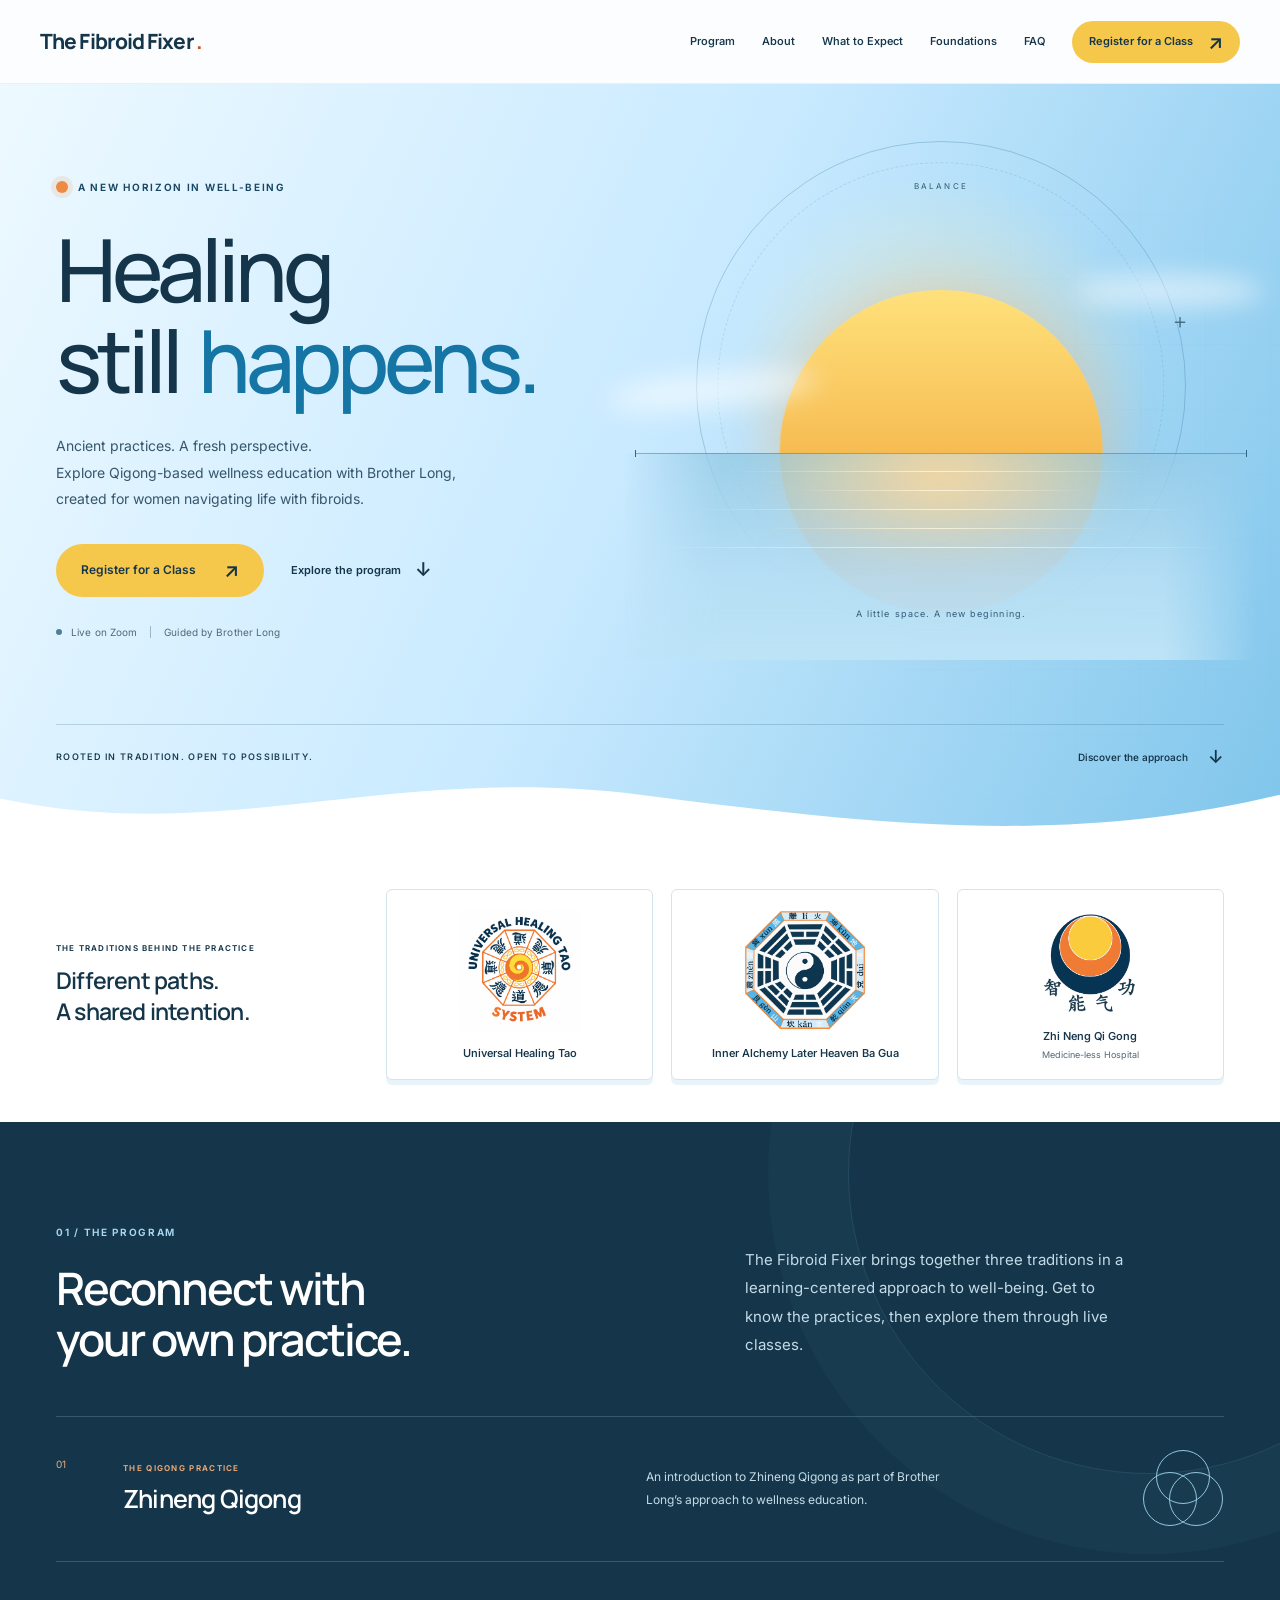
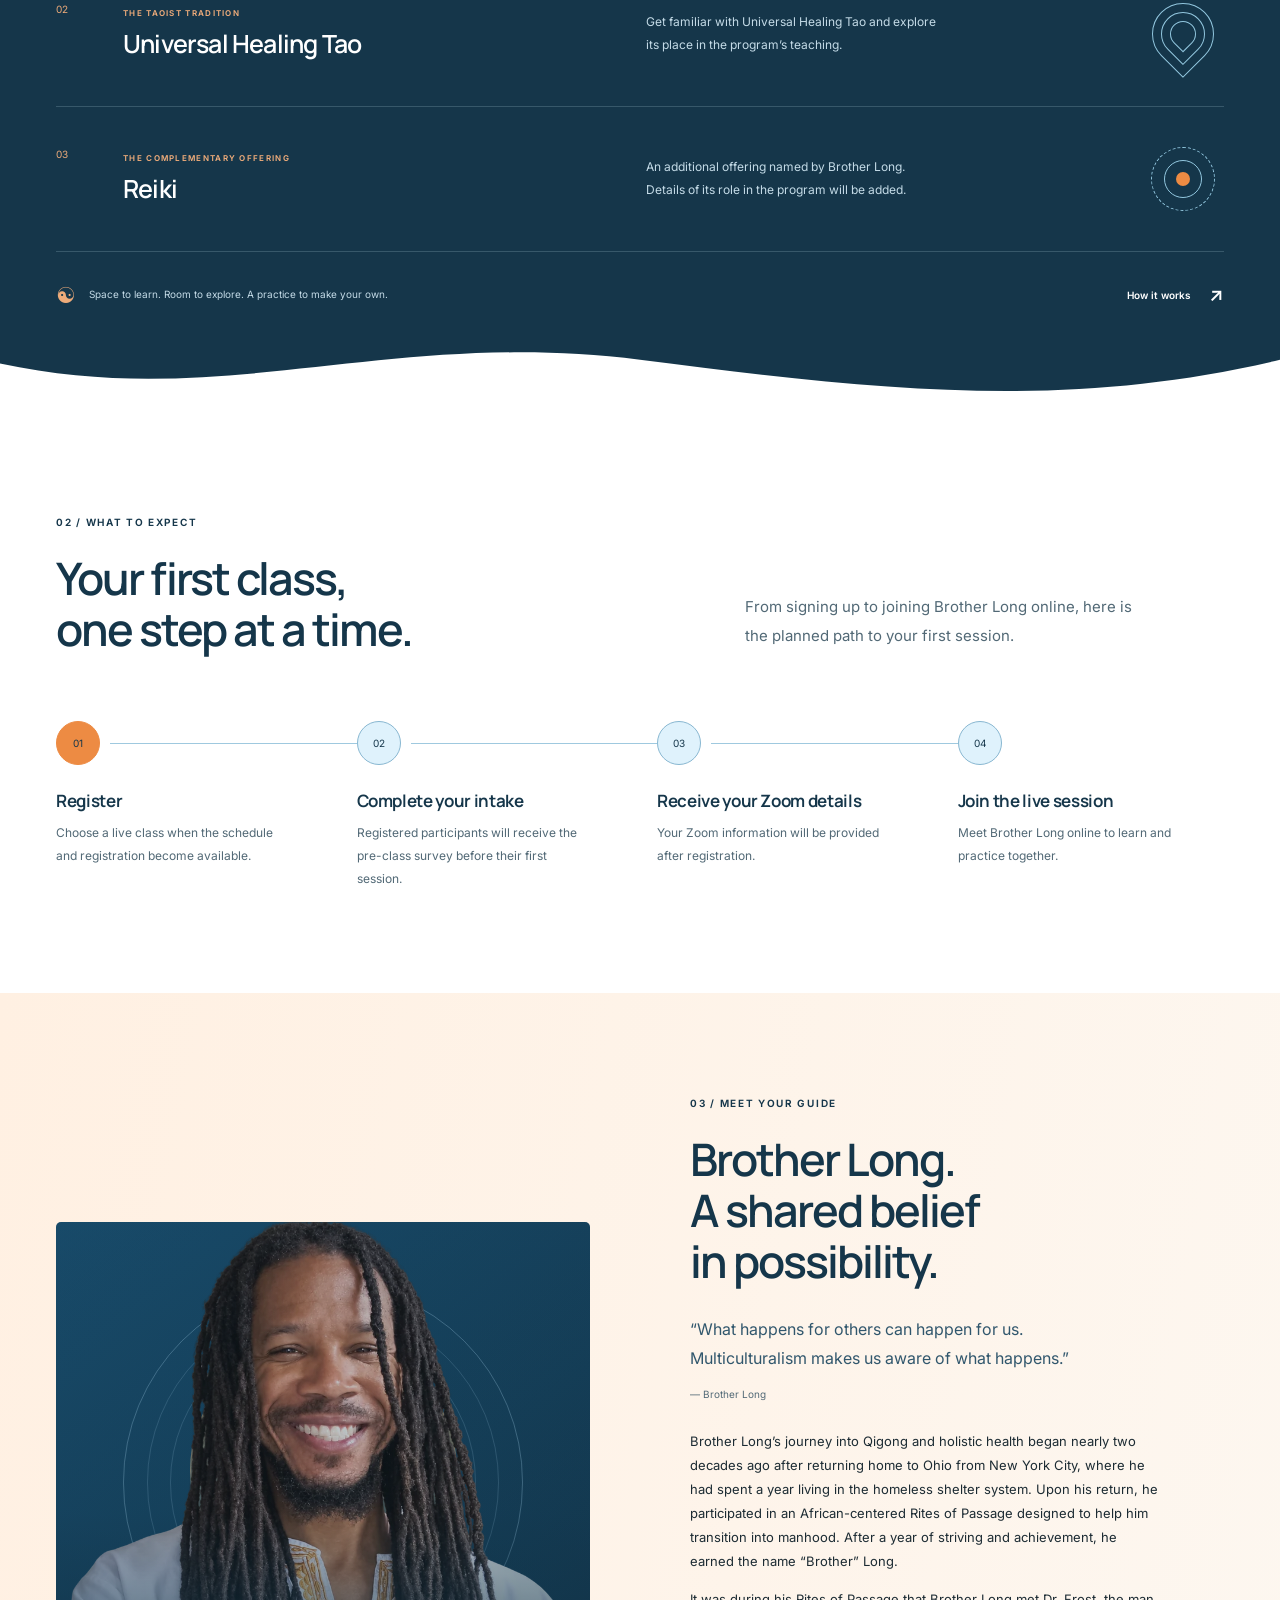
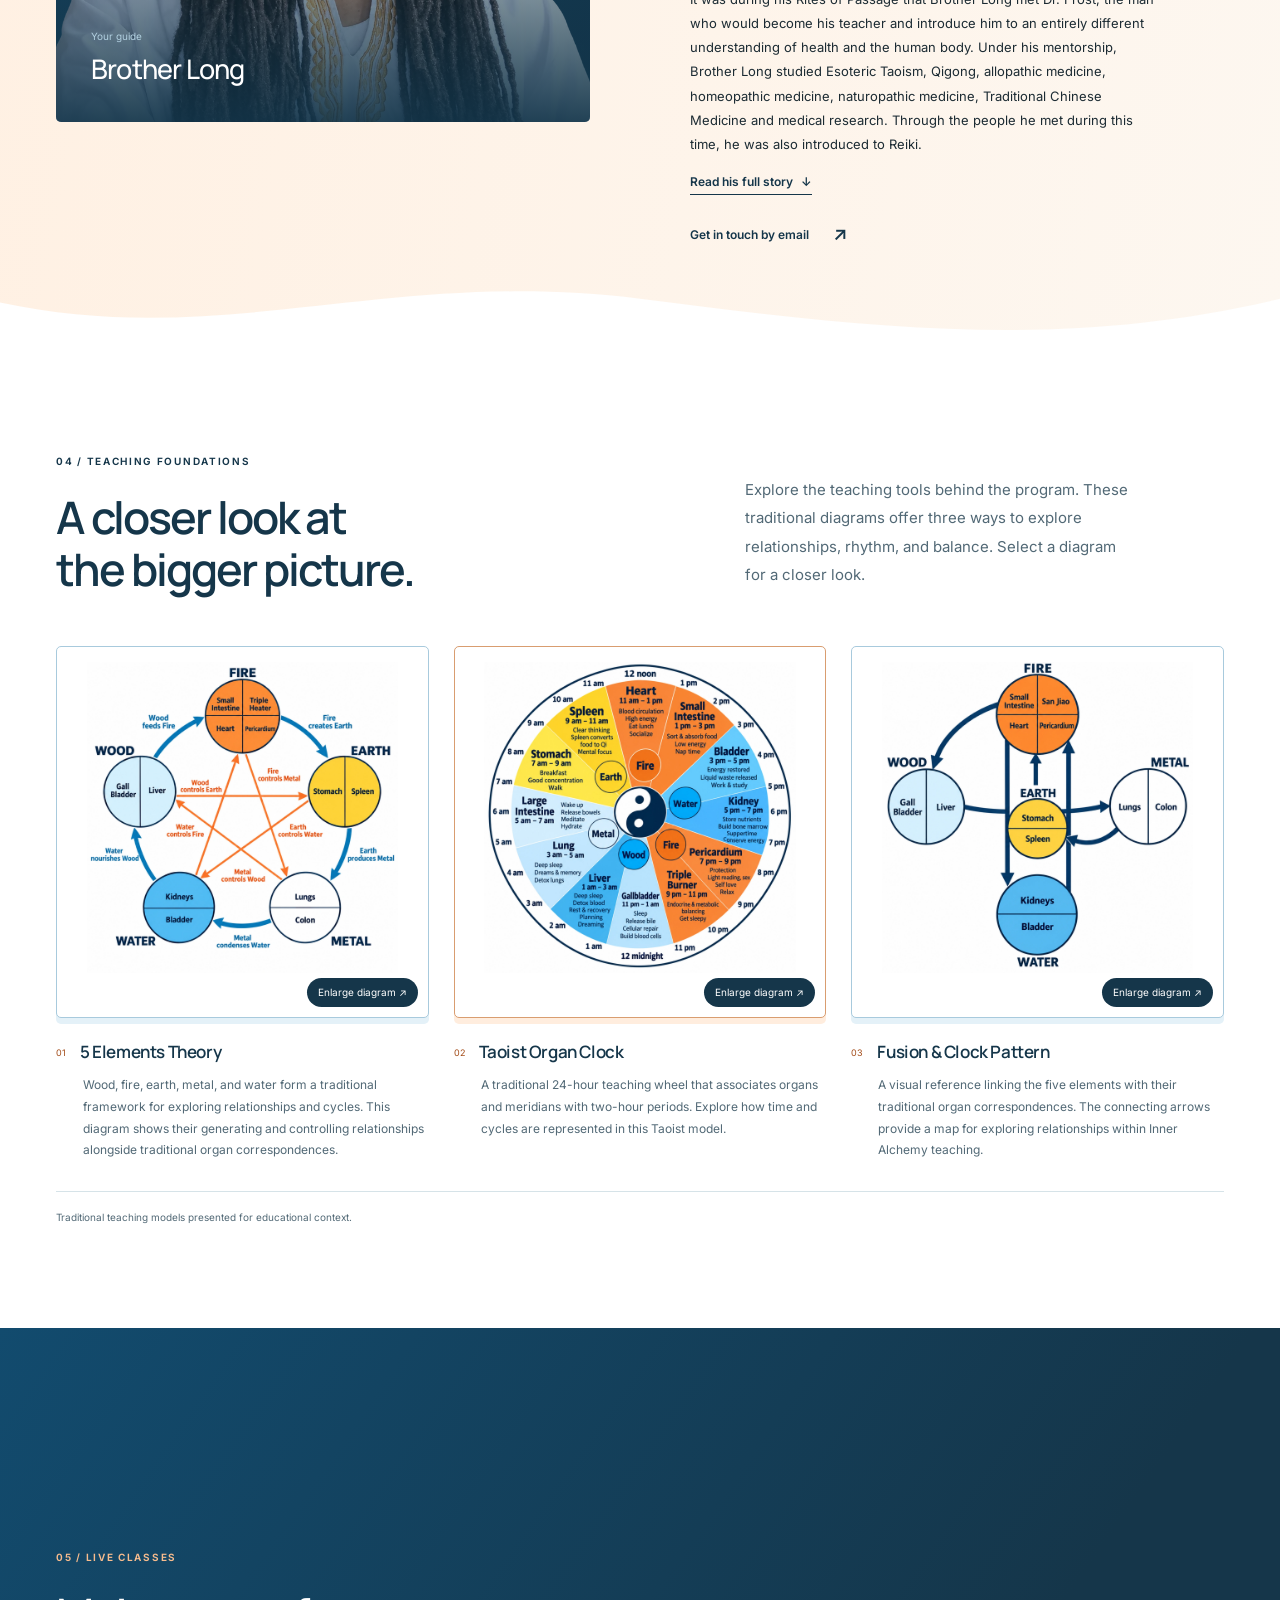
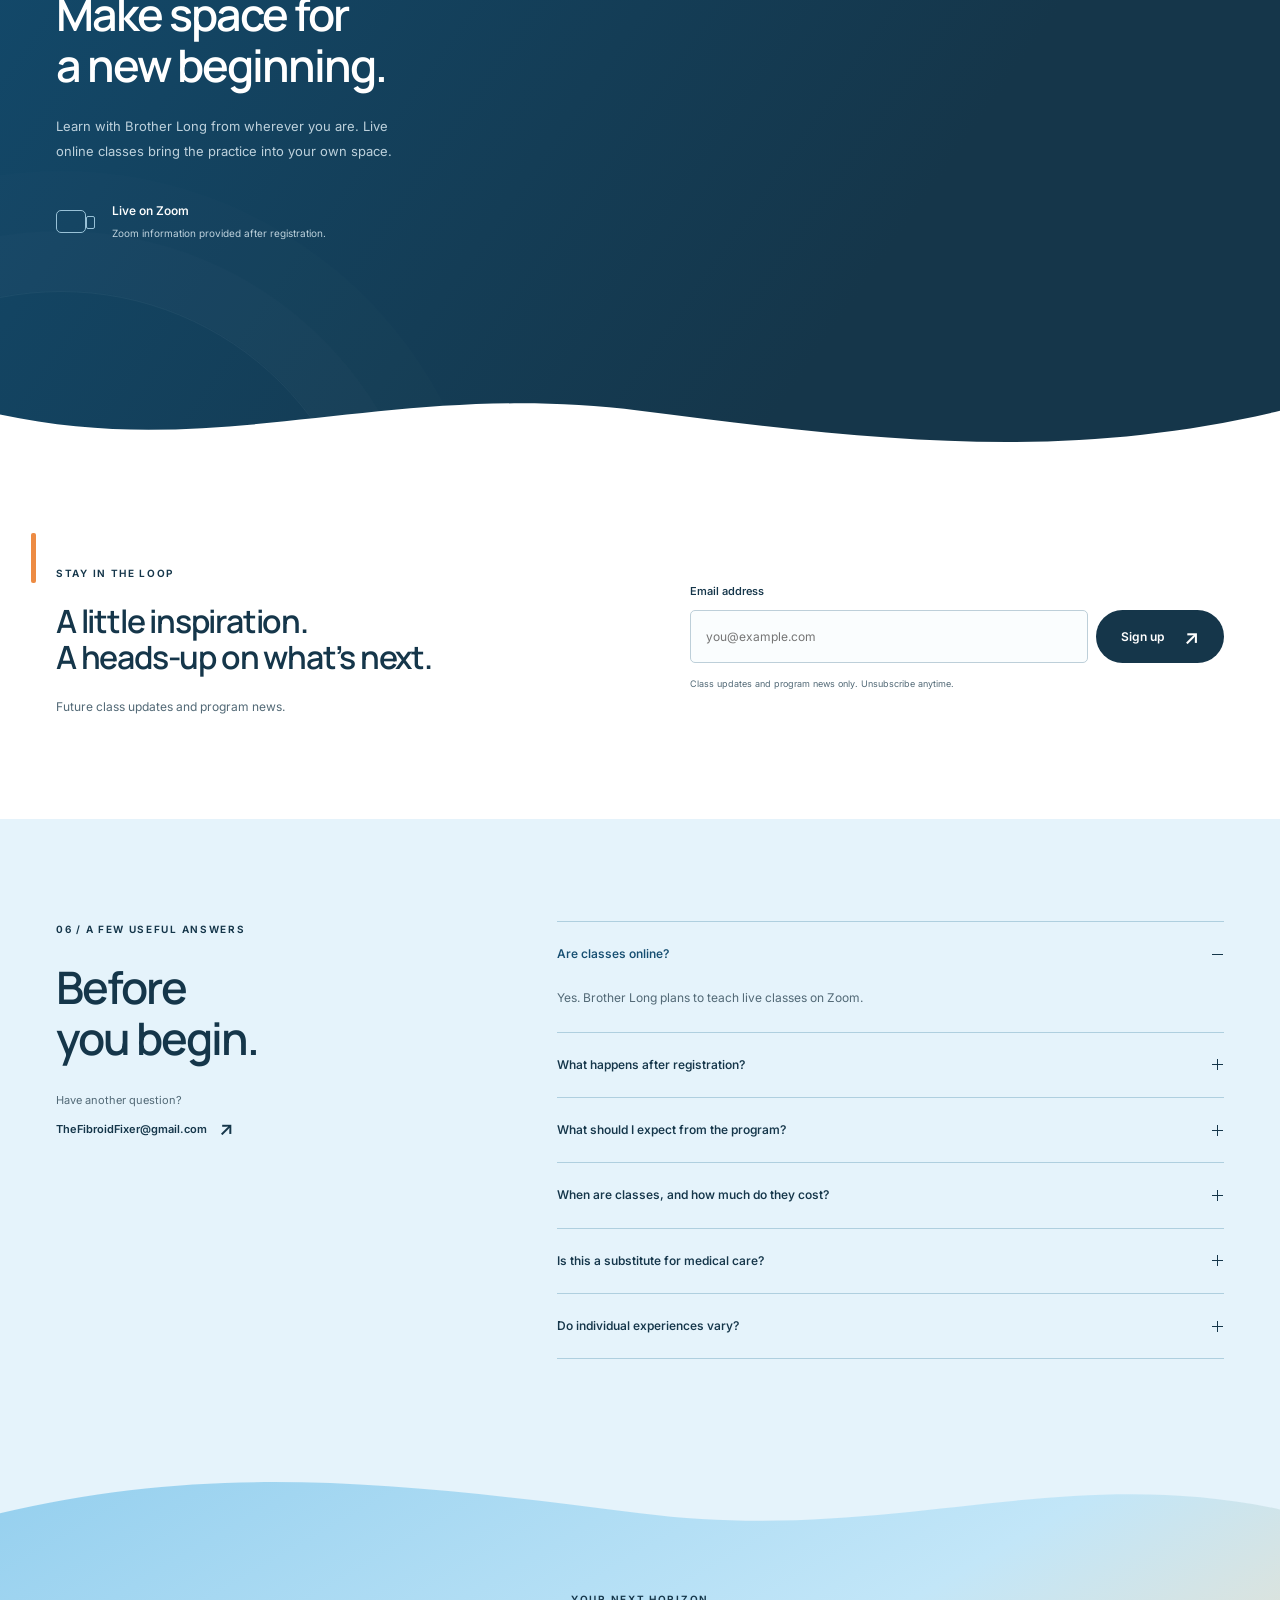
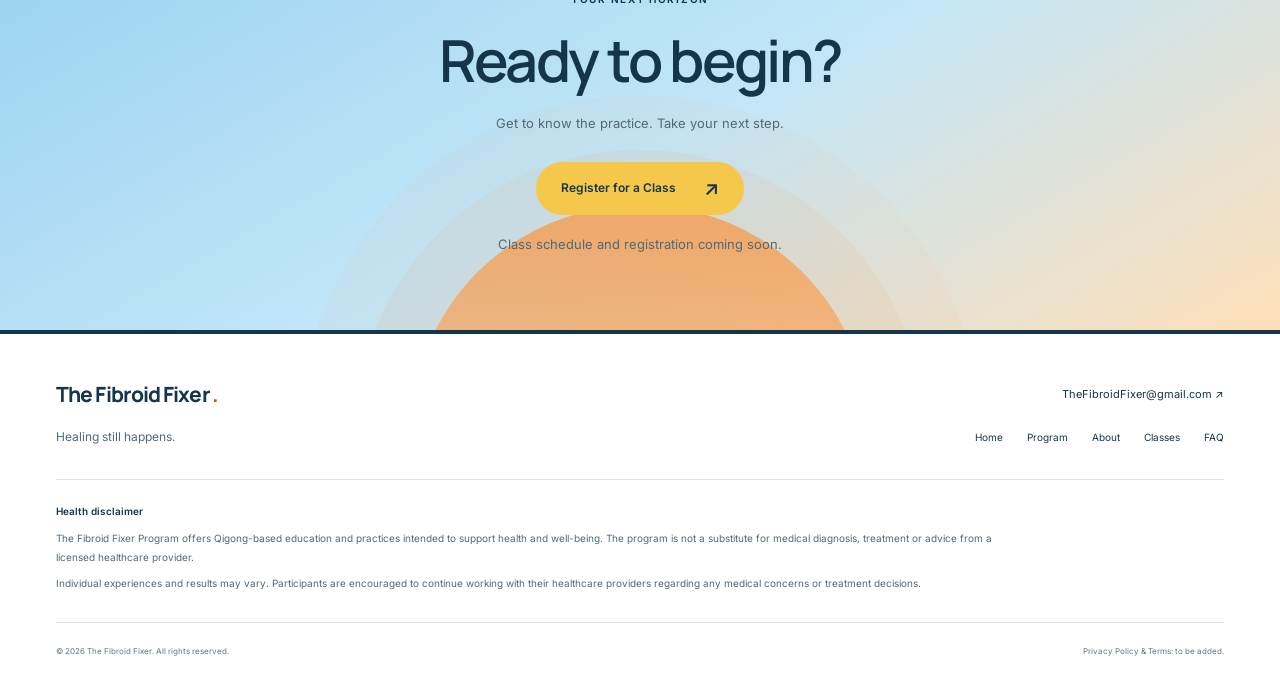
<file: index.html>
<!doctype html>
<html lang="en"><head><meta charset="utf-8"><meta name="viewport" content="width=device-width, initial-scale=1"><title>The Fibroid Fixer</title><link rel="icon" type="image/png" href="favicon.png"><link rel="apple-touch-icon" href="apple-touch-icon.png"><style>html,body{margin:0;padding:0}fibroid-fixer-page{display:block;width:100%}</style></head><body><fibroid-fixer-page></fibroid-fixer-page><script src="fibroid-fixer.js"></script></body></html>
</file>
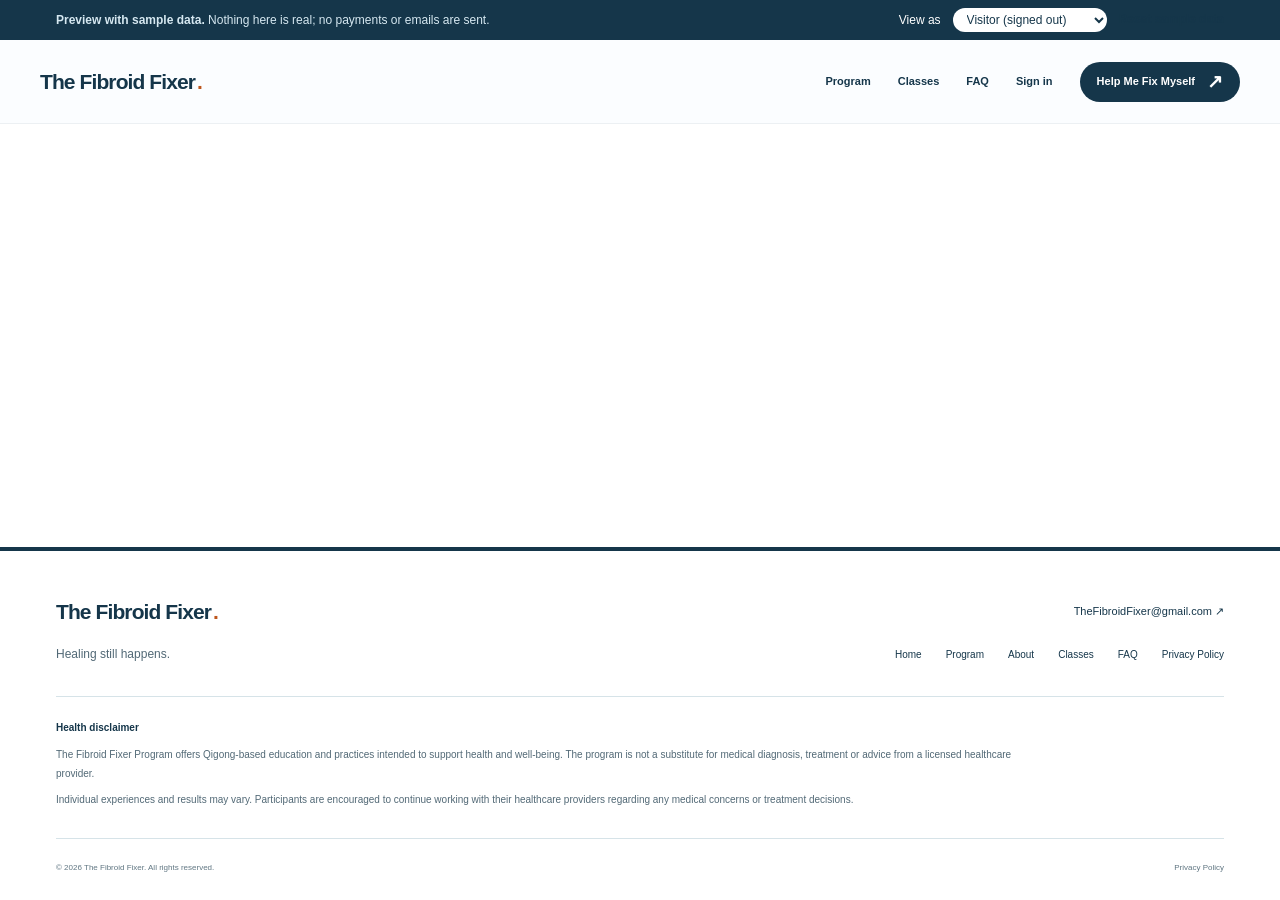
<file: register/index.html>
<!doctype html>
<html lang="en">
<head>
<meta charset="utf-8">
<meta name="viewport" content="width=device-width, initial-scale=1">
<meta http-equiv="Content-Security-Policy" content="default-src 'self'; script-src 'self'; style-src 'self' https://fonts.googleapis.com; font-src https://fonts.gstatic.com; img-src 'self' data:; connect-src 'self' https://*.supabase.co wss://*.supabase.co; form-action 'self' https://checkout.stripe.com; base-uri 'self'; object-src 'none'">
<meta name="referrer" content="strict-origin-when-cross-origin">

<title>Register · The Fibroid Fixer</title>
<link rel="icon" type="image/png" href="../favicon.png">
<link rel="apple-touch-icon" href="../apple-touch-icon.png">
<link rel="preconnect" href="https://fonts.googleapis.com">
<link rel="preconnect" href="https://fonts.gstatic.com" crossorigin>
<link rel="stylesheet" href="https://fonts.googleapis.com/css2?family=Inter:wght@400;450;500;550;600;650;700&family=Manrope:wght@400;500;600;650;700;750;800&display=swap">
<link rel="stylesheet" href="../app/app.css">
<script type="module" src="./register.js"></script>
</head>
<body>
<main id="main" tabindex="-1"><noscript><div class="wrap-narrow page-body"><p>This page needs JavaScript turned on.</p></div></noscript></main>
</body>
</html>
</file>
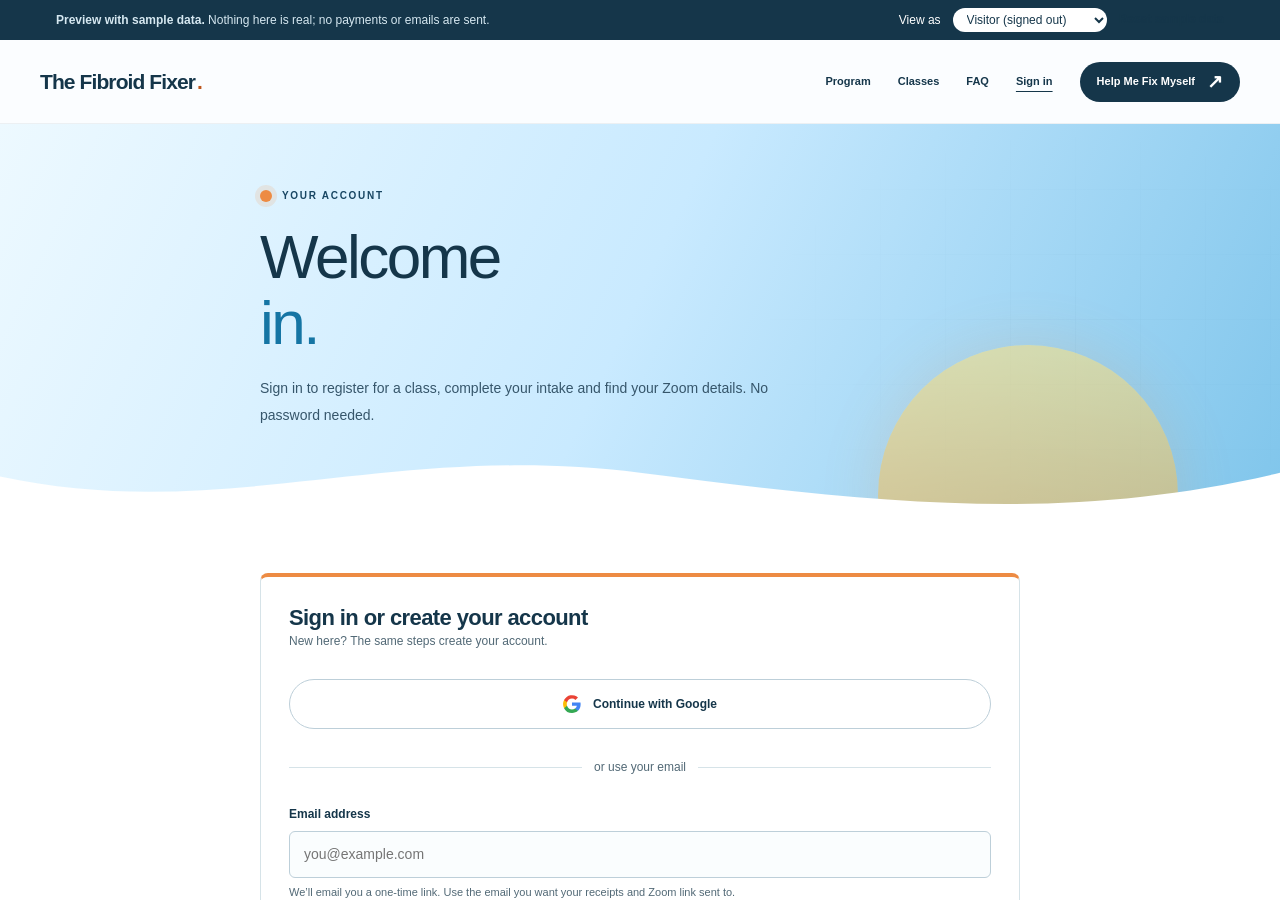
<file: signin/index.html>
<!doctype html>
<html lang="en">
<head>
<meta charset="utf-8">
<meta name="viewport" content="width=device-width, initial-scale=1">
<meta http-equiv="Content-Security-Policy" content="default-src 'self'; script-src 'self'; style-src 'self' https://fonts.googleapis.com; font-src https://fonts.gstatic.com; img-src 'self' data:; connect-src 'self' https://*.supabase.co wss://*.supabase.co; form-action 'self' https://checkout.stripe.com; base-uri 'self'; object-src 'none'">
<meta name="referrer" content="strict-origin-when-cross-origin">

<title>Sign in · The Fibroid Fixer</title>
<link rel="icon" type="image/png" href="../favicon.png">
<link rel="apple-touch-icon" href="../apple-touch-icon.png">
<link rel="preconnect" href="https://fonts.googleapis.com">
<link rel="preconnect" href="https://fonts.gstatic.com" crossorigin>
<link rel="stylesheet" href="https://fonts.googleapis.com/css2?family=Inter:wght@400;450;500;550;600;650;700&family=Manrope:wght@400;500;600;650;700;750;800&display=swap">
<link rel="stylesheet" href="../app/app.css">
<script type="module" src="./signin.js"></script>
</head>
<body>
<main id="main" tabindex="-1"><noscript><div class="wrap-narrow page-body"><p>This page needs JavaScript turned on.</p></div></noscript></main>
</body>
</html>
</file>
<file: app/app.css>
/* The Fibroid Fixer — shared styles for the app pages (sign in, welcome, account, admin, privacy).
   Tokens and components are copied from the landing page (fibroid-fixer.js) so every page matches it.
   The landing page keeps its own embedded styles; do not restyle it from here. */

:root{
  --navy:#15364a;--navy-hover:#214d65;--text:#1c2b33;--muted:#526976;--blue:#60b8e6;
  --pale:#dff2fc;--pale-2:#eaf7fc;--sky-deep:#1575a4;--yellow:#f5c84c;--yellow-hover:#ffdc6b;
  --orange:#ed8b43;--orange-pale:#fff1e4;--line:#d6e3e8;--line-strong:#bdcfd9;--dot:#bd561c;
  --success:#1f6b4a;--success-pale:#e3f4ec;--danger:#a3282a;--danger-pale:#fbeaea;--warn-pale:#fff6dc;
  --focus:#14739b;
  --heading:'Manrope',sans-serif;--body:'Inter',Arial,sans-serif;
  --hero-gradient:linear-gradient(115deg,#edf9ff 0%,#c9eaff 49%,#7fc5eb 100%);
}

*{box-sizing:border-box}
html{scroll-behavior:smooth;scroll-padding-top:100px}
body{margin:0;color:var(--text);background:#fff;font-family:var(--body);font-size:15px;line-height:1.7;-webkit-font-smoothing:antialiased;min-height:100vh;display:flex;flex-direction:column}
main{flex:1}
button,input,select,textarea{font:inherit}
button,a{-webkit-tap-highlight-color:transparent}
a{color:inherit;text-decoration:none}
button{cursor:pointer}
button:disabled{cursor:not-allowed;opacity:.6}
h1,h2,h3,h4,p,figure{margin:0}
h1,h2,h3,h4{font-family:var(--heading);color:var(--navy);font-weight:600}
h1{font-size:clamp(40px,5vw,62px);line-height:1.06;letter-spacing:-2.5px;font-weight:500}
h1>span{color:var(--sky-deep)}
h2{font-size:clamp(26px,2.6vw,34px);line-height:1.18;letter-spacing:-1.2px}
h3{font-size:19px;line-height:1.3;letter-spacing:-.4px}
h4{font-size:15px;line-height:1.4}
p{color:var(--muted)}
img{display:block;max-width:100%}
:where(button,a,input,select,textarea,summary,[tabindex]):focus-visible{outline:3px solid var(--focus);outline-offset:3px}
[hidden]{display:none!important}
.visually-hidden{position:absolute!important;width:1px;height:1px;overflow:hidden;clip:rect(0 0 0 0);white-space:nowrap}
.wrap{width:min(1200px,calc(100% - 112px));margin-inline:auto}
.wrap-narrow{width:min(760px,calc(100% - 112px));margin-inline:auto}
.eyebrow{font-size:10px;letter-spacing:1.7px;text-transform:uppercase;font-weight:650;line-height:1.6;color:var(--navy)}
.muted{color:var(--muted)}
.small{font-size:12px}
.skip-link{position:fixed;z-index:100;top:10px;left:10px;padding:12px 20px;background:#fff;transform:translateY(-160%)}
.skip-link:focus{transform:none}

/* Buttons — rounded pills with ↗ arrow, as on the landing page */
.button{display:inline-flex;align-items:center;justify-content:center;gap:22px;border:1px solid transparent;min-height:50px;padding:12px 24px;font-size:12px;font-weight:600;line-height:1.5;border-radius:999px;transition:transform .2s,background .2s,box-shadow .2s;white-space:nowrap;text-align:center}
.button span[aria-hidden]{font-size:19px;line-height:1}
.button:hover:not(:disabled){transform:translateY(-2px);box-shadow:0 6px 16px #15364a15}
.button-yellow{background:var(--yellow);color:var(--navy)}
.button-yellow:hover:not(:disabled){background:var(--yellow-hover)}
.button-navy{background:var(--navy);color:#fff}
.button-navy:hover:not(:disabled){background:var(--navy-hover)}
.button-ghost{background:#fff;color:var(--navy);border-color:var(--line-strong)}
.button-ghost:hover:not(:disabled){background:var(--pale-2)}
.button-danger{background:#fff;color:var(--danger);border-color:#e3b5b5}
.button-danger:hover:not(:disabled){background:var(--danger-pale)}
.button-small{min-height:40px;padding:9px 16px;font-size:11px;gap:12px}
.button-block{width:100%}
.button-google{background:#fff;color:var(--navy);border-color:var(--line-strong);gap:12px}
.button-google svg{width:18px;height:18px}
.text-link{display:inline-flex;align-items:center;gap:12px;font-size:12px;line-height:1.6;font-weight:600;color:var(--navy);background:none;border:0;padding:0}
.text-link span[aria-hidden]{font-size:17px}
.text-link:hover{text-decoration:underline;text-underline-offset:5px}
.divider-line{flex:1;height:1px;background:var(--line)}
.inline-link{color:var(--sky-deep);text-decoration:underline;text-underline-offset:3px}

/* Header */
.site-header{position:sticky;top:0;z-index:20;background:#fbfdffef;backdrop-filter:blur(16px);border-bottom:1px solid #15364a10}
.header-inner{width:min(1320px,calc(100% - 80px));margin:auto;min-height:83px;display:flex;align-items:center;justify-content:space-between;gap:30px}
.wordmark{font:750 21px/1.2 var(--heading);letter-spacing:-.9px;color:var(--navy);white-space:nowrap}
.wordmark-dot{color:var(--dot);margin-left:2px}
.site-header nav{display:flex;align-items:center;gap:27px}
.site-header nav>a:not(.button),.site-header nav>button.nav-link{font-size:11px;font-weight:550;color:var(--navy);background:none;border:0;padding:0}
.site-header nav>a:not(.button):hover,.site-header nav>button.nav-link:hover{color:#126f99}
.site-header nav>a[aria-current=page]{text-decoration:underline;text-underline-offset:6px}
.menu-toggle{display:none}

/* Page hero: a short version of the landing hero gradient + wave */
.page-hero{background:var(--hero-gradient);position:relative;overflow:hidden;padding:64px 0 96px}
.page-hero:before{content:'';position:absolute;right:-110px;top:0;width:640px;height:100%;background-image:linear-gradient(#15364a0a 1px,transparent 1px),linear-gradient(90deg,#15364a0a 1px,transparent 1px);background-size:65px 65px;mask-image:radial-gradient(ellipse,#0008,transparent 73%);pointer-events:none}
.page-hero .wrap,.page-hero .wrap-narrow{position:relative;z-index:2}
.page-hero .eyebrow{display:flex;align-items:center;gap:10px;color:#184663;margin-bottom:20px}
.page-hero p.lead{max-width:520px;font-size:14px;line-height:1.9;margin-top:20px;color:#36566b}
.small-sun{width:12px;height:12px;background:var(--orange);border-radius:50%;display:inline-block;box-shadow:0 0 0 5px #ed8b4326}
.page-hero-sun{position:absolute;right:8%;bottom:-120px;width:300px;height:300px;border-radius:50%;background:linear-gradient(180deg,#ffdf79 3%,#f6bb51 52%,#ed8b43 88%);box-shadow:0 0 60px #ed8b4350;opacity:.55;z-index:1}
.section-wave{position:absolute;left:0;width:100%;height:76px;z-index:1;pointer-events:none;overflow:hidden;line-height:0}
.section-wave svg{display:block;width:100%;height:100%;fill:#fff}
.wave-bottom{bottom:-1px}
.page-body{padding:48px 0 96px}

/* Cards and panels */
.card{background:#fff;border:1px solid var(--line);border-radius:8px;padding:28px}
.card+.card{margin-top:20px}
.card-accent{border-top:4px solid var(--orange)}
.card-header{display:flex;align-items:flex-start;justify-content:space-between;gap:16px;margin-bottom:18px;flex-wrap:wrap}
.card h2{font-size:22px;letter-spacing:-.6px}
.card h3{font-size:18px}
.panel-pale{background:var(--pale-2);border:1px solid #cfe6f2;border-radius:8px;padding:22px}
.stack>*+*{margin-top:16px}
.stack-lg>*+*{margin-top:28px}
.grid-2{display:grid;grid-template-columns:1fr 1fr;gap:20px}
.grid-3{display:grid;grid-template-columns:repeat(3,1fr);gap:20px}
.row{display:flex;align-items:center;gap:12px;flex-wrap:wrap}
.row-between{display:flex;align-items:center;justify-content:space-between;gap:12px;flex-wrap:wrap}

/* Status pills (same shape as the landing class card pill) */
.status-pill{display:inline-flex;align-items:center;border:1px solid #cadfe9;background:#f0f8fc;border-radius:30px;padding:4px 11px;font-size:10px;letter-spacing:.4px;font-weight:600;color:var(--navy);white-space:nowrap}
.status-pill:before{content:'';display:block;width:6px;height:6px;border-radius:50%;background:#be5f21;margin-right:7px}
.pill-success{background:var(--success-pale);border-color:#b7dcc8;color:var(--success)}
.pill-success:before{background:var(--success)}
.pill-warn{background:var(--warn-pale);border-color:#f0d78a;color:#7a5a00}
.pill-warn:before{background:#c99a00}
.pill-muted{background:#f2f5f6;border-color:var(--line);color:var(--muted)}
.pill-muted:before{background:#9ab0bb}
.pill-danger{background:var(--danger-pale);border-color:#eac0c0;color:var(--danger)}
.pill-danger:before{background:var(--danger)}

/* Alerts */
.alert{display:flex;gap:14px;align-items:flex-start;border-radius:8px;padding:16px 18px;font-size:13px;line-height:1.6;border:1px solid}
.alert p{color:inherit}
.alert strong{font-weight:650}
.alert-action{background:var(--orange-pale);border-color:#f3c9a5;color:#6b3410}
.alert-info{background:var(--pale-2);border-color:#cfe6f2;color:var(--navy)}
.alert-success{background:var(--success-pale);border-color:#b7dcc8;color:var(--success)}
.alert-danger{background:var(--danger-pale);border-color:#eac0c0;color:var(--danger)}
.alert .alert-icon{font-size:18px;line-height:1.3}

/* Preview banner (sample data mode) */
.preview-banner{background:var(--navy);color:#fff;font-size:12px;padding:8px 0}
.preview-banner .wrap{display:flex;align-items:center;justify-content:space-between;gap:12px;flex-wrap:wrap}
.preview-banner p{color:#d6e8f1}
.preview-banner label{color:#fff;display:flex;align-items:center;gap:8px}
.preview-banner select{background:#fff;color:var(--navy);border:0;border-radius:999px;padding:4px 10px;font-size:12px}

/* Forms */
.field{display:block}
.field+.field{margin-top:18px}
.field>label,.field>.label,fieldset>legend{display:block;font-size:12px;font-weight:600;color:var(--navy);margin-bottom:8px;line-height:1.5}
.hint{display:block;font-size:11px;color:var(--muted);margin-top:6px;line-height:1.6}
.input,.select,.textarea{width:100%;min-width:0;border:1px solid var(--line-strong);background:#fafdfe;border-radius:6px;padding:12px 14px;font-size:14px;color:var(--navy);line-height:1.5}
.textarea{min-height:96px;resize:vertical}
.input:focus,.select:focus,.textarea:focus{border-color:var(--sky-deep);background:#fff}
.input[aria-invalid=true]{border-color:var(--danger)}
.input-row{display:flex;gap:8px}
.input-row .input{flex:1}
fieldset{border:0;margin:0;padding:0;min-width:0}
.choice-group{display:flex;flex-wrap:wrap;gap:8px}
.choice{position:relative;display:inline-flex}
.choice input{position:absolute;opacity:0;inset:0;margin:0;cursor:pointer}
.choice span{display:inline-flex;align-items:center;gap:8px;border:1px solid var(--line-strong);background:#fff;border-radius:999px;padding:8px 15px;font-size:13px;color:var(--navy);line-height:1.4}
.choice input:checked+span{background:var(--navy);border-color:var(--navy);color:#fff}
.choice input:focus-visible+span{outline:3px solid var(--focus);outline-offset:2px}
.choice:hover span{border-color:var(--navy)}
.scale{display:grid;grid-template-columns:repeat(11,1fr);gap:4px;max-width:520px}
.scale .choice span{justify-content:center;padding:8px 0;width:100%;border-radius:6px;font-variant-numeric:tabular-nums}
.scale .choice{display:block}
.scale-ends{display:flex;justify-content:space-between;max-width:520px;font-size:10px;color:var(--muted);margin-top:4px}
.form-status{font-size:12px;color:var(--navy);min-height:1.6em}
.form-error{font-size:12px;color:var(--danger)}
.switch{display:flex;align-items:flex-start;justify-content:space-between;gap:20px;padding:16px 0;border-top:1px solid var(--line)}
.switch:first-child{border-top:0}
.switch-label strong{display:block;font-size:13px;color:var(--navy);font-weight:600}
.switch-label span{display:block;font-size:12px;color:var(--muted);margin-top:2px}
.switch input{appearance:none;flex:0 0 auto;width:46px;height:26px;border-radius:999px;background:#c7d6dd;position:relative;cursor:pointer;transition:background .2s;margin:2px 0 0}
.switch input:before{content:'';position:absolute;top:3px;left:3px;width:20px;height:20px;border-radius:50%;background:#fff;transition:transform .2s;box-shadow:0 1px 3px #0003}
.switch input:checked{background:var(--navy)}
.switch input:checked:before{transform:translateX(20px)}
.switch input:disabled{opacity:.5;cursor:not-allowed}

/* Survey */
.survey-section{border-top:1px solid var(--line);padding-top:30px;margin-top:30px}
.survey-section:first-of-type{border-top:0;padding-top:0;margin-top:0}
.survey-section>h2{margin-bottom:6px}
.survey-section>.section-note{font-size:13px;margin-bottom:6px}
.survey-section>.scale-key{font-size:12px;font-weight:600;color:var(--navy);margin-bottom:18px}
.q{padding:18px 0;border-bottom:1px dashed #e2ecf0}
.q:last-child{border-bottom:0}
.q-sub{padding-left:20px;border-left:3px solid var(--pale)}
.q .q-label{font-size:14px;font-weight:550;color:var(--navy);margin-bottom:10px;display:block;line-height:1.5}
.q-group-label{font-size:13px;font-weight:600;color:var(--navy);margin-top:14px}
.q-inline{display:grid;grid-template-columns:1fr 140px;gap:12px;align-items:center}
.q-other{display:grid;grid-template-columns:1fr;gap:10px}
.autofill{display:flex;justify-content:space-between;gap:12px;font-size:13px;padding:12px 0;border-bottom:1px dashed #e2ecf0}
.autofill dt{color:var(--muted)}
.autofill dd{margin:0;font-weight:600;color:var(--navy);font-variant-numeric:tabular-nums}
.save-indicator{font-size:11px;color:var(--muted)}
.sticky-actions{position:sticky;bottom:0;background:#fffffff2;backdrop-filter:blur(8px);border-top:1px solid var(--line);padding:14px 0;margin-top:30px;z-index:5}
.consent-text p{color:var(--text);font-size:14px;line-height:1.8}
.consent-text p+p{margin-top:12px}
.consent-text h3{margin:26px 0 10px;font-size:16px}
.consent-text ul{margin:8px 0 0;padding-left:22px;color:var(--text);font-size:14px;line-height:1.8}
.consent-choice{padding:16px 0;border-bottom:1px dashed #e2ecf0}
.consent-choice h4{font-size:14px}
.consent-choice p{color:var(--text);font-size:13px;margin:4px 0 10px}
.consent-choice .note{font-size:12px;color:var(--muted);margin-top:8px}

/* Steps / progress */
.progress-steps{list-style:none;display:flex;gap:10px;padding:0;margin:0 0 28px;flex-wrap:wrap}
.progress-steps li{display:flex;align-items:center;gap:10px;font-size:12px;font-weight:600;color:var(--muted)}
.progress-steps li+li:before{content:'';width:28px;height:1px;background:var(--line-strong)}
.progress-steps .num{display:grid;place-items:center;width:30px;height:30px;border-radius:50%;border:1px solid #88b7d1;background:var(--pale);color:var(--navy);font-size:11px}
.progress-steps [aria-current=step]{color:var(--navy)}
.progress-steps [aria-current=step] .num{background:var(--orange);border-color:var(--orange)}
.progress-steps .done .num{background:var(--navy);border-color:var(--navy);color:#fff}
.next-steps{list-style:none;padding:0;margin:0;display:grid;gap:18px}
.next-steps li{display:grid;grid-template-columns:44px 1fr;gap:16px;align-items:start}
.step-number{display:flex;align-items:center;justify-content:center;width:44px;height:44px;border:1px solid #88b7d1;border-radius:50%;font-size:11px;color:var(--navy);background:var(--pale)}
.next-steps li:first-child .step-number{background:var(--orange);border-color:var(--orange)}
.next-steps h3{font-size:16px;margin:2px 0 4px}
.next-steps p{font-size:13px}

/* Class summary (dates list) */
.class-details{margin:18px 0 0}
.class-details>div{display:flex;justify-content:space-between;gap:20px;font-size:13px;border-top:1px solid var(--line);padding-block:11px}
.class-details dt{color:#657f8d}
.class-details dd{margin:0;text-align:right;font-weight:550;color:var(--navy)}
.session-list{list-style:none;padding:0;margin:12px 0 0}
.session-list li{display:flex;justify-content:space-between;gap:12px;font-size:13px;padding:9px 0;border-top:1px solid var(--line);color:var(--navy);flex-wrap:wrap}
.session-list li span:last-child{color:var(--muted)}
.tz-note{font-size:11px;color:var(--muted);margin-top:8px}

/* Tables */
.table-wrap{overflow-x:auto;border:1px solid var(--line);border-radius:8px}
table{width:100%;border-collapse:collapse;font-size:13px}
th,td{text-align:left;padding:12px 14px;border-bottom:1px solid var(--line);vertical-align:middle}
th{font-size:10px;letter-spacing:1px;text-transform:uppercase;color:var(--muted);font-weight:650;background:#f7fbfd;white-space:nowrap}
tr:last-child td{border-bottom:0}
td .muted{font-size:12px}
td .row{flex-wrap:nowrap;gap:14px}
td:has(> a[href^="tel"]),td.nowrap{white-space:nowrap}
.num-cell{text-align:right;font-variant-numeric:tabular-nums}
.yes{color:var(--success);font-weight:650}
.no{color:var(--danger);font-weight:650}
.empty-state{text-align:center;padding:42px 20px;border:1px dashed var(--line-strong);border-radius:8px;background:#fafdfe}
.empty-state h3{margin-bottom:6px}
.empty-state p{font-size:13px;max-width:380px;margin:0 auto 18px}

/* Admin layout */
.admin-shell{display:grid;grid-template-columns:230px 1fr;gap:40px;align-items:start}
.admin-nav{position:sticky;top:105px;display:flex;flex-direction:column;gap:2px}
.admin-nav a{display:flex;align-items:center;justify-content:space-between;padding:10px 14px;border-radius:999px;font-size:13px;font-weight:550;color:var(--navy)}
.admin-nav a:hover{background:var(--pale-2)}
.admin-nav a[aria-current=page]{background:var(--navy);color:#fff}
.admin-nav .nav-count{font-size:10px;background:var(--orange);color:var(--navy);border-radius:999px;padding:1px 7px}
.admin-nav .nav-section{font-size:9px;letter-spacing:1.5px;text-transform:uppercase;color:var(--muted);font-weight:650;padding:16px 14px 6px}
.stat-row{display:grid;grid-template-columns:repeat(4,1fr);gap:16px}
.stat{background:#fff;border:1px solid var(--line);border-radius:8px;padding:18px 20px}
.stat .stat-label{font-size:11px;color:var(--muted)}
.stat .stat-value{font:650 28px/1.2 var(--heading);color:var(--navy);letter-spacing:-.8px;margin-top:4px;font-variant-numeric:tabular-nums}
.stat .stat-sub{font-size:11px;color:var(--muted)}
.meter{height:6px;background:#e4eef2;border-radius:999px;overflow:hidden;margin-top:10px}
.meter>i{display:block;height:100%;background:var(--sky-deep);border-radius:999px}
.class-row{display:grid;grid-template-columns:1.4fr 1fr 1fr auto;gap:18px;align-items:center;padding:18px 20px;border-top:1px solid var(--line)}
.class-row:first-child{border-top:0}
.class-row h3{font-size:16px}
.class-row .small{margin-top:2px}
.list-card{background:#fff;border:1px solid var(--line);border-radius:8px}
.session-editor{display:grid;grid-template-columns:1.3fr 1fr 1fr auto;gap:10px;align-items:end;padding:12px 0;border-top:1px solid var(--line)}
.session-editor:first-child{border-top:0}
.page-hero-compact{padding:36px 0 78px}
.page-hero-compact h1{font-size:clamp(32px,3.6vw,44px);letter-spacing:-1.5px}
.class-form-grid{grid-template-columns:1.35fr 1fr;align-items:start}
.class-form-grid .site-preview{position:sticky;top:100px}
.site-preview{background:linear-gradient(125deg,#124b6e,#15364a 70%);border-radius:8px;padding:26px}
.site-preview .preview-label{color:#f7bc8e;font-size:10px;letter-spacing:1.5px;text-transform:uppercase;font-weight:650;margin-bottom:14px}

/* Public-style class card (used in previews — mirrors the landing page card) */
.class-card{background:#fff;color:var(--navy);padding:30px;border-radius:7px;border-top:4px solid var(--orange)}
.class-card h3{font-size:24px;line-height:1.25;letter-spacing:-.8px;margin-block:16px 6px}
.class-card>p{font-size:12px}
.class-card .afford{font-size:11px;text-align:center;line-height:1.6;margin-top:12px;color:var(--muted)}

/* Dialog */
dialog.app-dialog{border:0;border-radius:10px;padding:0;width:min(560px,calc(100% - 32px));color:var(--text);box-shadow:0 30px 60px #15364a40}
dialog.app-dialog::backdrop{background:#15364abf;backdrop-filter:blur(5px)}
.dialog-inner{padding:28px}
.dialog-inner h2{font-size:22px;margin-bottom:6px}
.dialog-actions{display:flex;justify-content:flex-end;gap:10px;margin-top:24px;flex-wrap:wrap}

/* Toast */
.toast{position:fixed;left:50%;bottom:24px;transform:translateX(-50%);background:var(--navy);color:#fff;padding:12px 20px;border-radius:14px;font-size:13px;line-height:1.5;z-index:50;box-shadow:0 10px 30px #15364a40;width:max-content;max-width:min(520px,calc(100% - 32px))}

/* Privacy / long text */
.prose h2{font-size:22px;margin:34px 0 10px;letter-spacing:-.5px}
.prose p,.prose li{color:var(--text);font-size:14px;line-height:1.85}
.prose p+p{margin-top:12px}
.prose ul{padding-left:22px;margin:10px 0}
.draft-badge{display:inline-flex;align-items:center;gap:8px;background:var(--orange-pale);border:1px solid #f3c9a5;color:#6b3410;border-radius:999px;padding:6px 14px;font-size:12px;font-weight:650}

/* Footer (same as landing page) */
.footer{background:#fff;padding-top:48px;padding-bottom:25px;border-top:4px solid var(--navy)}
.footer-top,.footer-middle,.footer-bottom{display:flex;align-items:center;justify-content:space-between;gap:25px}
.footer .email-link{font-size:11px;color:var(--navy);overflow-wrap:anywhere}
.footer-middle{padding-block:20px 32px}
.footer-middle>p{font-size:12px}
.footer-middle nav{display:flex;gap:24px;color:var(--navy);font-size:10px;flex-wrap:wrap}
.footer-middle nav a:hover{text-decoration:underline}
.disclaimer{padding-block:25px 29px;border-block:1px solid var(--line)}
.disclaimer h2{font:600 10px var(--body);letter-spacing:0;margin-bottom:12px}
.disclaimer p{font-size:10px;line-height:1.9;max-width:970px}
.disclaimer p+p{margin-top:7px}
.footer-bottom{font-size:8px;color:#607682;padding-top:22px}

/* Responsive — same breakpoints as the landing page (1150 / 950 / 650 / 360) */
@media (max-width:1150px){
  .wrap{width:calc(100% - 80px)}
  .wrap-narrow{width:min(760px,calc(100% - 80px))}
  .header-inner{width:calc(100% - 64px)}
  .site-header nav{gap:18px}
  .stat-row{grid-template-columns:repeat(2,1fr)}
}
@media (max-width:950px){
  .site-header nav{display:none;position:absolute;left:0;right:0;top:100%;padding:20px 32px 25px;background:#fafdff;box-shadow:0 12px 15px #15364a10;border-bottom:1px solid var(--line);align-items:stretch}
  .site-header nav.is-open{display:flex;flex-direction:column;gap:0}
  .site-header nav>a:not(.button),.site-header nav>button.nav-link{font-size:14px;padding:12px 0;text-align:left}
  .site-header nav>.button{margin-top:12px;width:fit-content}
  .menu-toggle{display:flex;align-items:center;gap:15px;padding:10px 0 10px 15px;background:none;border:0;color:var(--navy);font-size:12px}
  .menu-toggle span{font-size:20px;transition:transform .2s}
  .menu-toggle[aria-expanded=true] span{transform:rotate(45deg)}
  .header-inner{min-height:72px}
  .wrap{width:calc(100% - 64px)}
  .wrap-narrow{width:calc(100% - 64px)}
  .admin-shell{grid-template-columns:1fr;gap:20px}
  .admin-nav{position:static;flex-direction:row;overflow-x:auto;gap:6px;padding-bottom:6px;margin-inline:-4px}
  .admin-nav a{white-space:nowrap;border:1px solid var(--line);gap:8px}
  .admin-nav .nav-section{display:none}
  .class-row{grid-template-columns:1fr 1fr;gap:12px}
  .grid-3{grid-template-columns:1fr 1fr}
  .class-form-grid{grid-template-columns:1fr}
  .class-form-grid .site-preview{position:static}
}
@media (max-width:650px){
  html{scroll-padding-top:85px}
  body{font-size:14px}
  .wrap,.wrap-narrow{width:calc(100% - 32px)}
  .header-inner{width:calc(100% - 32px);min-height:68px}
  .wordmark{font-size:19px}
  .site-header nav{padding-inline:22px}
  .page-hero{padding:44px 0 70px}
  .page-hero-sun{width:180px;height:180px;bottom:-80px;right:-30px}
  .section-wave{height:46px}
  h1{letter-spacing:-1.8px}
  .page-body{padding:32px 0 70px}
  .card{padding:22px 18px}
  .grid-2,.grid-3{grid-template-columns:1fr}
  .stat-row{grid-template-columns:1fr 1fr;gap:10px}
  .stat{padding:14px}
  .stat .stat-value{font-size:24px}
  .class-row{grid-template-columns:1fr}
  .session-editor{grid-template-columns:1fr 1fr}
  .session-editor .session-date{grid-column:1/-1}
  .session-list li{flex-direction:column;gap:0}
  .scale{gap:3px}
  .scale .choice span{font-size:12px;padding:9px 0}
  .q-inline{grid-template-columns:1fr}
  .input-row{flex-direction:column}
  .footer{padding-top:35px}
  .footer-top{align-items:flex-start;flex-direction:column;gap:17px}
  .footer-middle{align-items:flex-start;flex-direction:column;gap:22px;padding-block:14px 28px}
  .footer-bottom{align-items:flex-start;flex-direction:column;gap:8px}
  th,td{padding:10px}
  .hide-mobile{display:none}
}
@media (max-width:360px){
  .wrap,.wrap-narrow,.header-inner{width:calc(100% - 24px)}
  .scale{grid-template-columns:repeat(6,1fr)}
}
@media (prefers-reduced-motion:reduce){
  html{scroll-behavior:auto}
  *,*:before,*:after{animation:none!important;transition:none!important}
}
</file>
